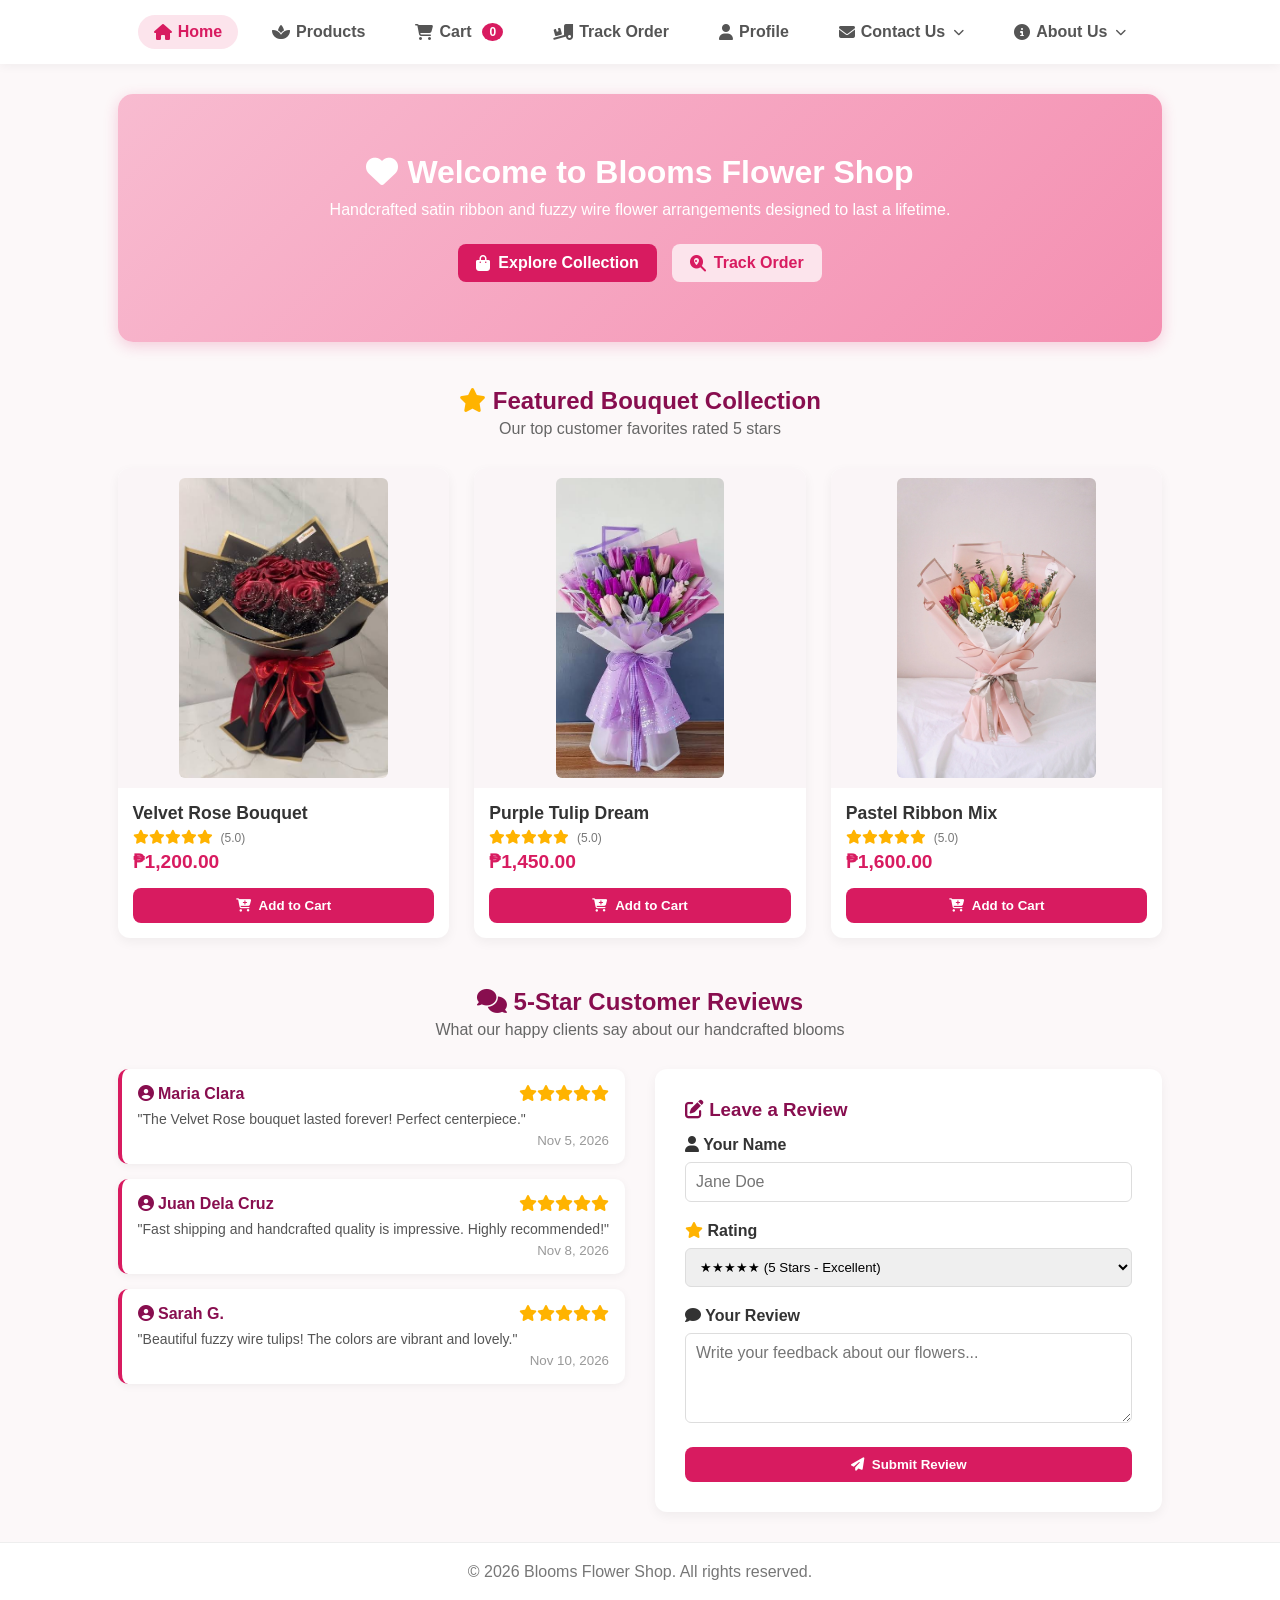
<file: index.html>
<!DOCTYPE html>
<html lang="en">
<head>
    <meta charset="UTF-8">
    <meta name="viewport" content="width=device-width, initial-scale=1.0">
    <title>Blooms Flower Shop - Home</title>
    <link rel="stylesheet" href="style.css">
    <!-- Font Awesome Icons -->
    <link rel="stylesheet" href="https://cdnjs.cloudflare.com/ajax/libs/font-awesome/6.4.0/css/all.min.css">
</head>
<body>

    <nav>
        <a href="index.html" class="active"><i class="fa-solid fa-house"></i> Home</a>
        <a href="products.html"><i class="fa-solid fa-spa"></i> Products</a>
        <a href="cart.html"><i class="fa-solid fa-cart-shopping"></i> Cart</a>
        <a href="orders.html"><i class="fa-solid fa-truck-ramp-box"></i> Track Order</a>
        <a href="login.html"><i class="fa-solid fa-user"></i> Profile</a>
        <a href="contact.html"><i class="fa-solid fa-envelope"></i> Contact Us <i class="fa-solid fa-chevron-down nav-arrow"></i></a>
        <a href="about.html"><i class="fa-solid fa-circle-info"></i> About Us <i class="fa-solid fa-chevron-down nav-arrow"></i></a>
    </nav>

    <div class="container">
        <!-- Hero Section -->
        <div class="hero">
            <h1><i class="fa-solid fa-heart"></i> Welcome to Blooms Flower Shop</h1>
            <p>Handcrafted satin ribbon and fuzzy wire flower arrangements designed to last a lifetime.</p>
            
            <div style="display: flex; justify-content: center; gap: 15px; margin-top: 25px; flex-wrap: wrap;">
                <a href="products.html" class="btn" style="margin: 0;"><i class="fa-solid fa-bag-shopping"></i> Explore Collection</a>
                <a href="orders.html" class="btn btn-secondary" style="margin: 0;"><i class="fa-solid fa-magnifying-glass-location"></i> Track Order</a>
            </div>
        </div>

        <!-- Featured Products Section -->
        <div style="margin-top: 45px;">
            <h2 style="text-align: center; color: #880e4f; margin-bottom: 5px;"><i class="fa-solid fa-star" style="color: #ffb300;"></i> Featured Bouquet Collection</h2>
            <p class="subtitle">Our top customer favorites rated 5 stars</p>

            <div class="products-grid">
                <div class="product-card">
                    <div class="product-img-wrapper">
                        <img src="image_6fb81b.jpg" alt="Velvet Rose Bouquet">
                    </div>
                    <h3>Velvet Rose Bouquet</h3>
                    <div style="color: #ffb300; margin: 0 15px 5px 15px; font-size: 14px;">
                        <i class="fa-solid fa-star"></i><i class="fa-solid fa-star"></i><i class="fa-solid fa-star"></i><i class="fa-solid fa-star"></i><i class="fa-solid fa-star"></i>
                        <span style="color: #777; font-size: 12px; margin-left: 4px;">(5.0)</span>
                    </div>
                    <p class="price">₱1,200.00</p>
                    <button class="btn" onclick="addToCart('Velvet Rose Bouquet', 1200, 'image_6fb81b.jpg', this)"><i class="fa-solid fa-cart-plus"></i> Add to Cart</button>
                </div>

                <div class="product-card">
                    <div class="product-img-wrapper">
                        <img src="image_6fbb67.jpg" alt="Purple Tulip Dream">
                    </div>
                    <h3>Purple Tulip Dream</h3>
                    <div style="color: #ffb300; margin: 0 15px 5px 15px; font-size: 14px;">
                        <i class="fa-solid fa-star"></i><i class="fa-solid fa-star"></i><i class="fa-solid fa-star"></i><i class="fa-solid fa-star"></i><i class="fa-solid fa-star"></i>
                        <span style="color: #777; font-size: 12px; margin-left: 4px;">(5.0)</span>
                    </div>
                    <p class="price">₱1,450.00</p>
                    <button class="btn" onclick="addToCart('Purple Tulip Dream', 1450, 'image_6fbb67.jpg', this)"><i class="fa-solid fa-cart-plus"></i> Add to Cart</button>
                </div>

                <div class="product-card">
                    <div class="product-img-wrapper">
                        <img src="image_6fbbfd.jpg" alt="Pastel Ribbon Mix">
                    </div>
                    <h3>Pastel Ribbon Mix</h3>
                    <div style="color: #ffb300; margin: 0 15px 5px 15px; font-size: 14px;">
                        <i class="fa-solid fa-star"></i><i class="fa-solid fa-star"></i><i class="fa-solid fa-star"></i><i class="fa-solid fa-star"></i><i class="fa-solid fa-star"></i>
                        <span style="color: #777; font-size: 12px; margin-left: 4px;">(5.0)</span>
                    </div>
                    <p class="price">₱1,600.00</p>
                    <button class="btn" onclick="addToCart('Pastel Ribbon Mix', 1600, 'image_6fbbfd.jpg', this)"><i class="fa-solid fa-cart-plus"></i> Add to Cart</button>
                </div>
            </div>
        </div>

        <!-- Customer Reviews & Submission Section -->
        <div style="margin-top: 50px;" class="reviews-section">
            <h2 style="text-align: center; color: #880e4f; margin-bottom: 5px;"><i class="fa-solid fa-comments"></i> 5-Star Customer Reviews</h2>
            <p class="subtitle">What our happy clients say about our handcrafted blooms</p>

            <div style="display: grid; grid-template-columns: 1fr 1fr; gap: 30px; align-items: start;">
                <!-- Review List -->
                <div id="reviews-list" style="display: flex; flex-direction: column; gap: 15px;">
                    <!-- Dynamically rendered via JS -->
                </div>

                <!-- Add Review Form -->
                <div class="form-card" style="margin: 0; width: 100%;">
                    <h3 style="color: #880e4f; margin-bottom: 15px;"><i class="fa-solid fa-pen-to-square"></i> Leave a Review</h3>
                    <form onsubmit="submitCustomerReview(event)">
                        <div class="form-group">
                            <label for="rev-name"><i class="fa-solid fa-user"></i> Your Name</label>
                            <input type="text" id="rev-name" placeholder="Jane Doe" required>
                        </div>
                        <div class="form-group">
                            <label for="rev-rating"><i class="fa-solid fa-star" style="color: #ffb300;"></i> Rating</label>
                            <select id="rev-rating" style="width: 100%; padding: 10px; border: 1px solid #ddd; border-radius: 6px;">
                                <option value="5">★★★★★ (5 Stars - Excellent)</option>
                                <option value="4">★★★★☆ (4 Stars - Great)</option>
                                <option value="3">★★★☆☆ (3 Stars - Good)</option>
                            </select>
                        </div>
                        <div class="form-group">
                            <label for="rev-text"><i class="fa-solid fa-comment"></i> Your Review</label>
                            <textarea id="rev-text" required placeholder="Write your feedback about our flowers..." style="height: 90px;"></textarea>
                        </div>
                        <button type="submit" class="btn" style="width: 100%; margin: 0;"><i class="fa-solid fa-paper-plane"></i> Submit Review</button>
                    </form>
                </div>
            </div>
        </div>
    </div>

    <footer>
        <p>&copy; 2026 Blooms Flower Shop. All rights reserved.</p>
    </footer>

    <script src="script.js"></script>
</body>
</html>
</file>
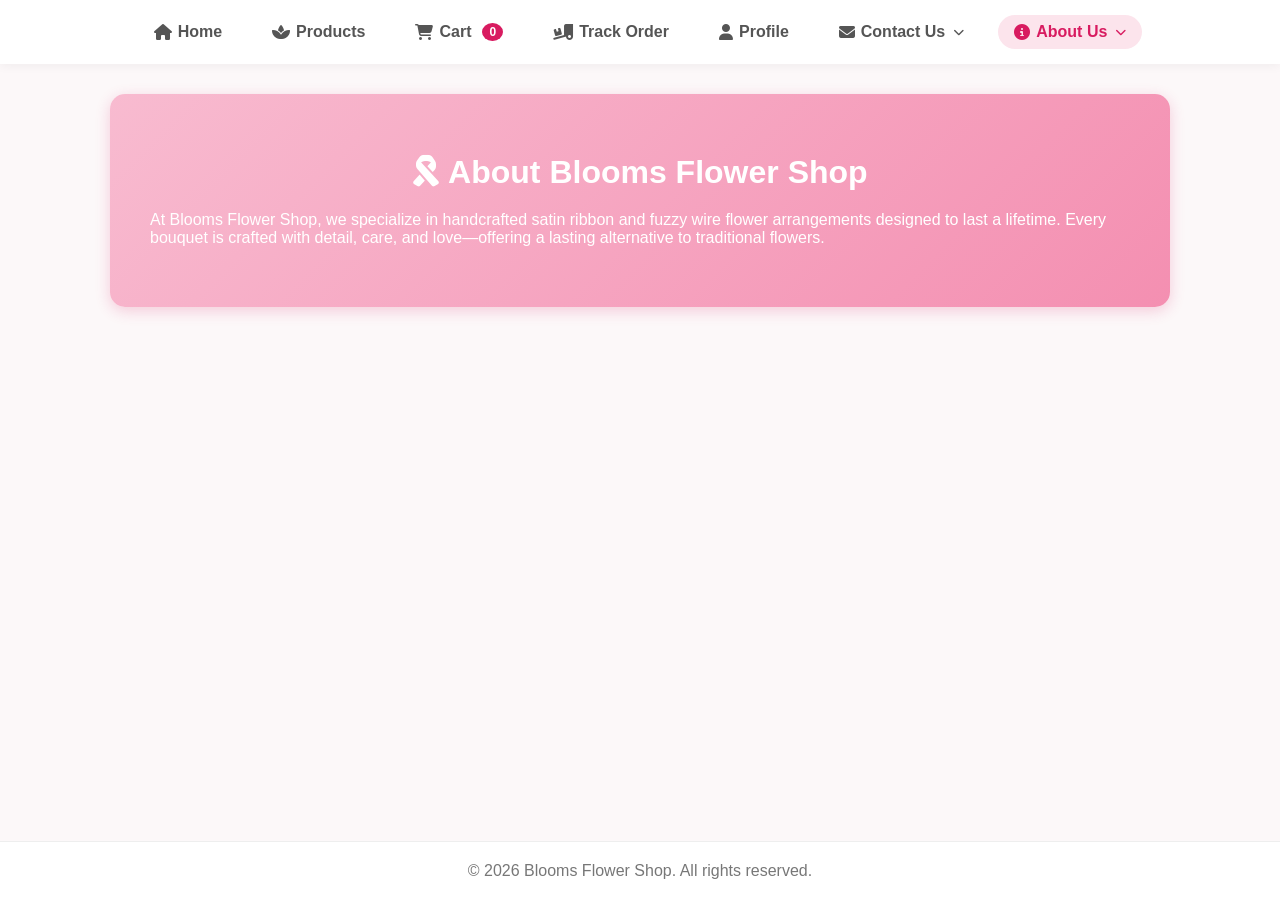
<file: about.html>
<!DOCTYPE html>
<html lang="en">
<head>
    <meta charset="UTF-8">
    <meta name="viewport" content="width=device-width, initial-scale=1.0">
    <title>Blooms Flower Shop - About Us</title>
    <link rel="stylesheet" href="style.css">
    <!-- Font Awesome Icons -->
    <link rel="stylesheet" href="https://cdnjs.cloudflare.com/ajax/libs/font-awesome/6.4.0/css/all.min.css">
</head>
<body>

    <nav>
        <a href="index.html"><i class="fa-solid fa-house"></i> Home</a>
        <a href="products.html"><i class="fa-solid fa-spa"></i> Products</a>
        <a href="cart.html"><i class="fa-solid fa-cart-shopping"></i> Cart</a>
        <a href="orders.html"><i class="fa-solid fa-truck-ramp-box"></i> Track Order</a>
        <a href="login.html"><i class="fa-solid fa-user"></i> Profile</a>
        <a href="contact.html"><i class="fa-solid fa-envelope"></i> Contact Us <i class="fa-solid fa-chevron-down nav-arrow"></i></a>
        <a href="about.html" class="active"><i class="fa-solid fa-circle-info"></i> About Us <i class="fa-solid fa-chevron-down nav-arrow"></i></a>
    </nav>

    <div class="container">
        <div class="hero">
            <h1><i class="fa-solid fa-ribbon"></i> About Blooms Flower Shop</h1>
            <p style="text-align: left; margin-top: 20px;">
                At Blooms Flower Shop, we specialize in handcrafted satin ribbon and fuzzy wire flower arrangements designed to last a lifetime. Every bouquet is crafted with detail, care, and love—offering a lasting alternative to traditional flowers.
            </p>
        </div>
    </div>

    <footer>
        <p>&copy; 2026 Blooms Flower Shop. All rights reserved.</p>
    </footer>

    <script src="script.js"></script>
</body>
</html>
</file>
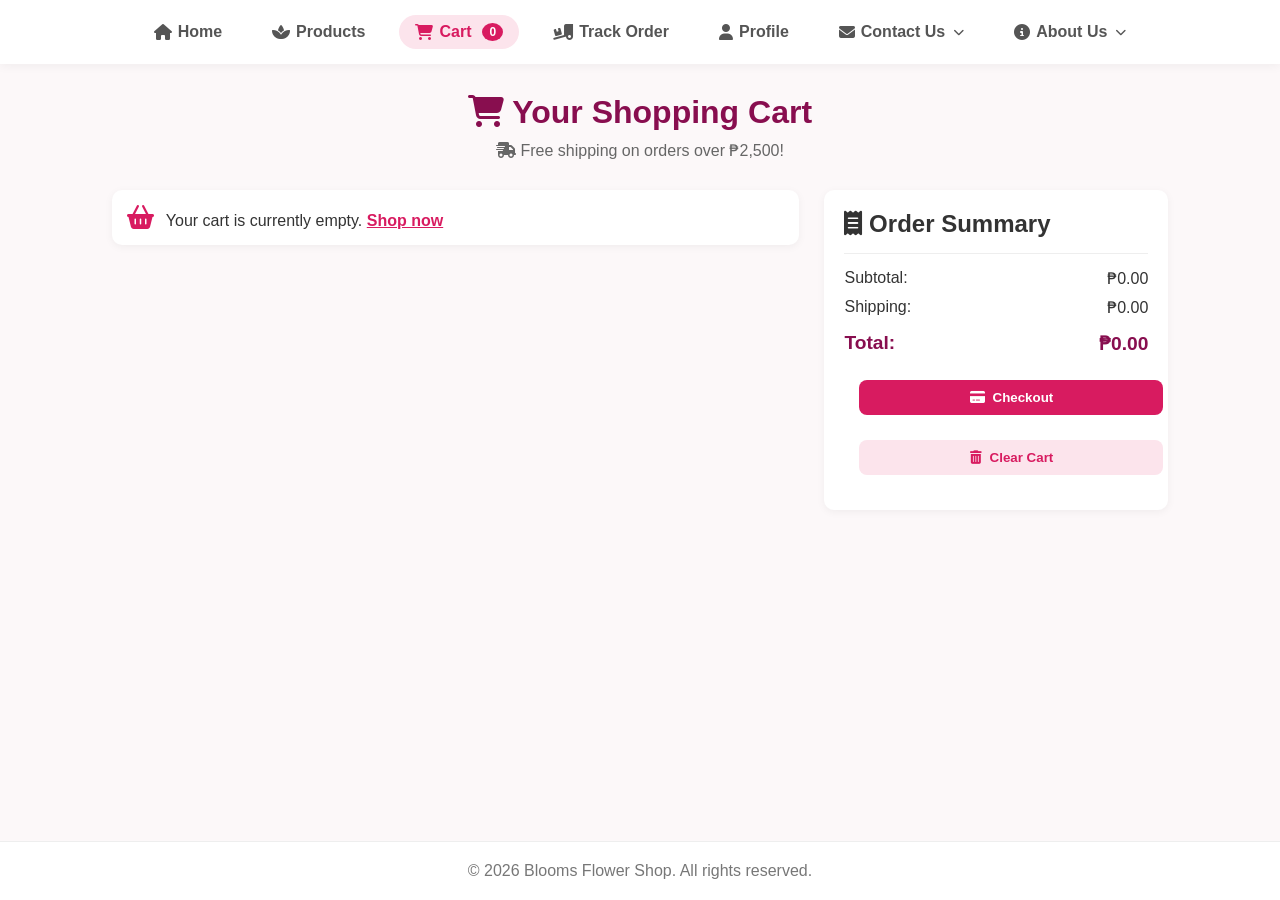
<file: cart.html>
<!DOCTYPE html>
<html lang="en">
<head>
    <meta charset="UTF-8">
    <meta name="viewport" content="width=device-width, initial-scale=1.0">
    <title>Blooms Flower Shop - Shopping Cart</title>
    <link rel="stylesheet" href="style.css">
    <!-- Font Awesome Icons -->
    <link rel="stylesheet" href="https://cdnjs.cloudflare.com/ajax/libs/font-awesome/6.4.0/css/all.min.css">
</head>
<body>

    <nav>
        <a href="index.html"><i class="fa-solid fa-house"></i> Home</a>
        <a href="products.html"><i class="fa-solid fa-spa"></i> Products</a>
        <a href="cart.html" class="active"><i class="fa-solid fa-cart-shopping"></i> Cart</a>
        <a href="orders.html"><i class="fa-solid fa-truck-ramp-box"></i> Track Order</a>
        <a href="login.html"><i class="fa-solid fa-user"></i> Profile</a>
        <a href="contact.html"><i class="fa-solid fa-envelope"></i> Contact Us <i class="fa-solid fa-chevron-down nav-arrow"></i></a>
        <a href="about.html"><i class="fa-solid fa-circle-info"></i> About Us <i class="fa-solid fa-chevron-down nav-arrow"></i></a>
    </nav>

    <div class="container">
        <h1><i class="fa-solid fa-cart-shopping"></i> Your Shopping Cart</h1>
        <p class="subtitle"><i class="fa-solid fa-truck-fast"></i> Free shipping on orders over ₱2,500!</p>

        <div class="cart-layout">
            <div id="cart-list" class="cart-items">
                <!-- Cart items populated via JavaScript -->
            </div>

            <div class="cart-summary">
                <h2><i class="fa-solid fa-receipt"></i> Order Summary</h2>
                <hr style="margin: 15px 0; border: 0; border-top: 1px solid #eee;">
                <div class="summary-line">
                    <span>Subtotal:</span>
                    <span id="subtotal">₱0.00</span>
                </div>
                <div class="summary-line">
                    <span>Shipping:</span>
                    <span id="shipping">₱0.00</span>
                </div>
                <div class="summary-line total">
                    <span>Total:</span>
                    <span id="grand-total">₱0.00</span>
                </div>
                <button class="btn" style="width: 100%; margin-top: 15px;" onclick="checkout()"><i class="fa-solid fa-credit-card"></i> Checkout</button>
                <button class="btn btn-secondary" style="width: 100%; margin-top: 10px;" onclick="clearCart()"><i class="fa-solid fa-trash-can"></i> Clear Cart</button>
            </div>
        </div>
    </div>

    <footer>
        <p>&copy; 2026 Blooms Flower Shop. All rights reserved.</p>
    </footer>

    <script>
        function renderCart() {
            const cartList = document.getElementById('cart-list');
            const cart = JSON.parse(localStorage.getItem('bloomsCart')) || [];

            if (cart.length === 0) {
                cartList.innerHTML = `<div class="cart-card"><p><i class="fa-solid fa-basket-shopping" style="font-size: 24px; color: #d81b60; margin-right: 8px;"></i> Your cart is currently empty. <a href="products.html" style="color: #d81b60; font-weight: bold;">Shop now</a></p></div>`;
                document.getElementById('subtotal').innerText = '₱0.00';
                document.getElementById('shipping').innerText = '₱0.00';
                document.getElementById('grand-total').innerText = '₱0.00';
                return;
            }

            let subtotal = 0;
            cartList.innerHTML = '';

            cart.forEach((item, index) => {
                const qty = item.quantity || 1;
                const itemTotal = item.price * qty;
                subtotal += itemTotal;
                const imageSrc = item.image || 'image_6fb81b.jpg';

                cartList.innerHTML += `
                    <div class="cart-card">
                        <div style="display: flex; align-items: center; gap: 15px;">
                            <img src="${imageSrc}" alt="${item.name}" class="cart-thumb">
                            <div class="cart-card-info">
                                <h3>${item.name}</h3>
                                <p><i class="fa-solid fa-wand-magic-sparkles"></i> Handcrafted Arrangement</p>
                            </div>
                        </div>
                        <div style="text-align: right;">
                            <span style="font-weight: bold; display: block; margin-bottom: 5px; color: #d81b60;">
                                ₱${itemTotal.toLocaleString('en-PH', { minimumFractionDigits: 2 })}
                            </span>
                            <div style="display: flex; align-items: center; justify-content: flex-end; gap: 5px; margin-bottom: 8px;">
                                <button class="btn btn-secondary" style="padding: 2px 8px; margin: 0;" onclick="changeQuantity(${index}, -1)"><i class="fa-solid fa-minus"></i></button>
                                <span style="padding: 0 8px; font-weight: bold;">${qty}</span>
                                <button class="btn btn-secondary" style="padding: 2px 8px; margin: 0;" onclick="changeQuantity(${index}, 1)"><i class="fa-solid fa-plus"></i></button>
                            </div>
                            <button class="btn btn-secondary" style="padding: 5px 12px; font-size: 12px; margin: 0;" onclick="removeItem(${index})"><i class="fa-solid fa-trash"></i> Remove</button>
                        </div>
                    </div>
                `;
            });

            const shipping = (subtotal >= 2500 || subtotal === 0) ? 0 : 150;
            const grandTotal = subtotal + shipping;

            document.getElementById('subtotal').innerText = `₱${subtotal.toLocaleString('en-PH', { minimumFractionDigits: 2 })}`;
            document.getElementById('shipping').innerText = shipping === 0 ? 'FREE' : `₱${shipping.toFixed(2)}`;
            document.getElementById('grand-total').innerText = `₱${grandTotal.toLocaleString('en-PH', { minimumFractionDigits: 2 })}`;
        }

        function changeQuantity(index, amount) {
            let cart = JSON.parse(localStorage.getItem('bloomsCart')) || [];
            if (!cart[index].quantity) cart[index].quantity = 1;

            cart[index].quantity += amount;
            if (cart[index].quantity <= 0) {
                cart.splice(index, 1);
            }

            localStorage.setItem('bloomsCart', JSON.stringify(cart));
            renderCart();
            if (typeof updateCartBadge === 'function') updateCartBadge();
        }

        function removeItem(index) {
            let cart = JSON.parse(localStorage.getItem('bloomsCart')) || [];
            cart.splice(index, 1);
            localStorage.setItem('bloomsCart', JSON.stringify(cart));
            renderCart();
            if (typeof updateCartBadge === 'function') updateCartBadge();
        }

        function clearCart() {
            localStorage.removeItem('bloomsCart');
            renderCart();
            if (typeof updateCartBadge === 'function') updateCartBadge();
        }

        function checkout() {
            const cart = JSON.parse(localStorage.getItem('bloomsCart')) || [];
            if (cart.length === 0) {
                showCenterToast('<i class="fa-solid fa-circle-exclamation" style="color: #e53935; margin-right: 8px;"></i> Your cart is currently empty!');
                return;
            }

            const currentUser = JSON.parse(localStorage.getItem('bloomsUser'));
            
            let subtotal = cart.reduce((sum, item) => sum + (item.price * (item.quantity || 1)), 0);
            let shipping = (subtotal >= 2500 || subtotal === 0) ? 0 : 150;
            let grandTotal = subtotal + shipping;

            const newOrder = {
                id: Math.floor(100000 + Math.random() * 900000),
                customerEmail: currentUser ? currentUser.email : 'guest@blooms.com',
                customerName: currentUser ? currentUser.name : 'Guest Customer',
                items: cart,
                total: grandTotal,
                date: new Date().toLocaleDateString('en-PH', { month: 'short', day: 'numeric', year: 'numeric' }),
                status: 'Processing & Preparing'
            };

            let orders = JSON.parse(localStorage.getItem('bloomsOrders')) || [];
            orders.unshift(newOrder);
            localStorage.setItem('bloomsOrders', JSON.stringify(orders));

            showCenterToast(`<i class="fa-solid fa-circle-check" style="color: #4caf50;"></i> Thank you! Order #${newOrder.id} placed successfully.`);
            clearCart();
            setTimeout(() => {
                window.location.href = 'orders.html';
            }, 1200);
        }

        renderCart();
    </script>
    <script src="script.js"></script>
</body>
</html>
</file>
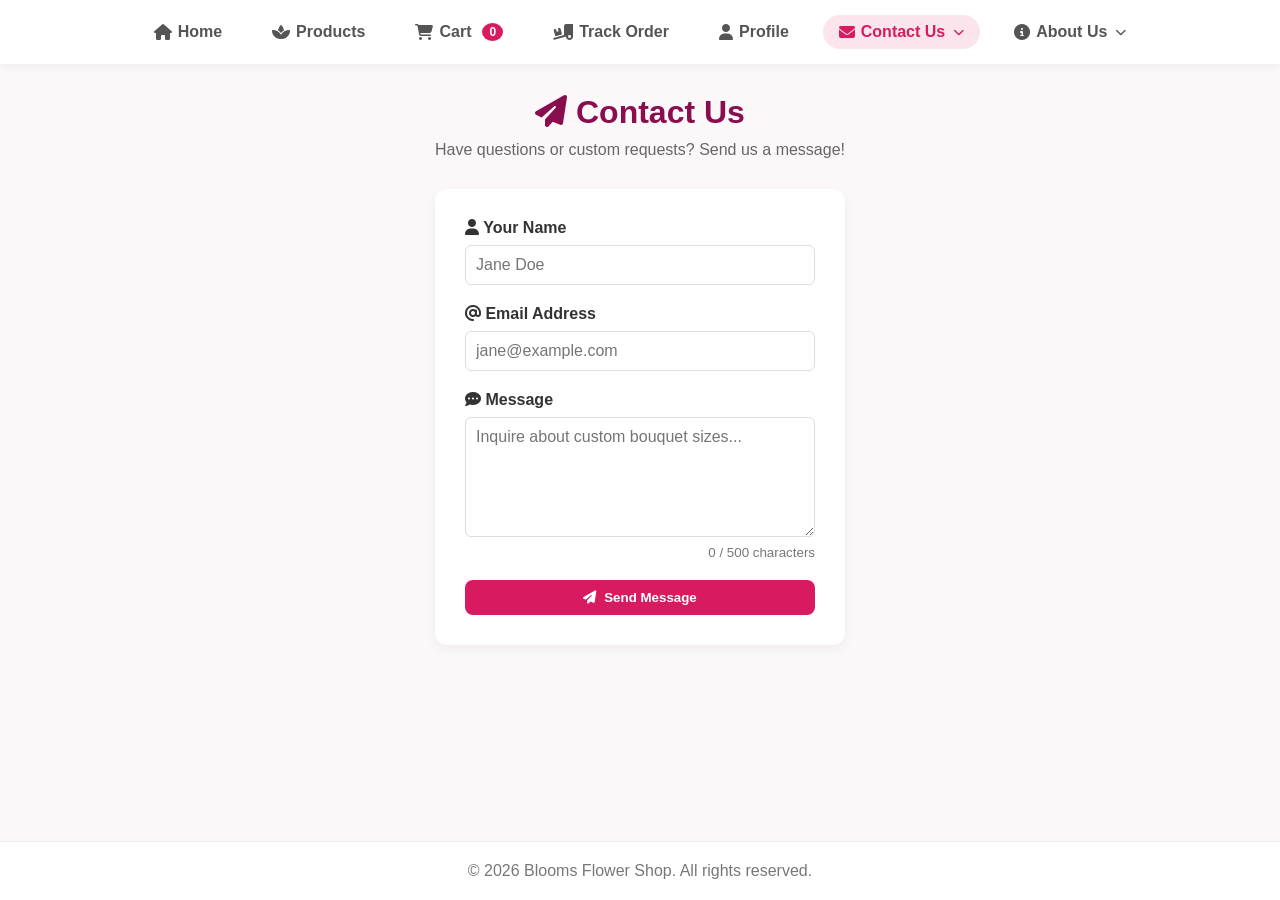
<file: contact.html>
<!DOCTYPE html>
<html lang="en">
<head>
    <meta charset="UTF-8">
    <meta name="viewport" content="width=device-width, initial-scale=1.0">
    <title>Blooms Flower Shop - Contact Us</title>
    <link rel="stylesheet" href="style.css">
    <!-- Font Awesome Icons -->
    <link rel="stylesheet" href="https://cdnjs.cloudflare.com/ajax/libs/font-awesome/6.4.0/css/all.min.css">
</head>
<body>

    <nav>
        <a href="index.html"><i class="fa-solid fa-house"></i> Home</a>
        <a href="products.html"><i class="fa-solid fa-spa"></i> Products</a>
        <a href="cart.html"><i class="fa-solid fa-cart-shopping"></i> Cart</a>
        <a href="orders.html"><i class="fa-solid fa-truck-ramp-box"></i> Track Order</a>
        <a href="login.html"><i class="fa-solid fa-user"></i> Profile</a>
        <a href="contact.html" class="active"><i class="fa-solid fa-envelope"></i> Contact Us <i class="fa-solid fa-chevron-down nav-arrow"></i></a>
        <a href="about.html"><i class="fa-solid fa-circle-info"></i> About Us <i class="fa-solid fa-chevron-down nav-arrow"></i></a>
    </nav>

    <div class="container">
        <h1><i class="fa-solid fa-paper-plane"></i> Contact Us</h1>
        <p class="subtitle">Have questions or custom requests? Send us a message!</p>

        <div class="form-card">
            <form id="contactForm">
                <div class="form-group">
                    <label for="name"><i class="fa-solid fa-user"></i> Your Name</label>
                    <input type="text" id="name" required placeholder="Jane Doe">
                </div>
                <div class="form-group">
                    <label for="email"><i class="fa-solid fa-at"></i> Email Address</label>
                    <input type="email" id="email" required placeholder="jane@example.com">
                </div>
                <div class="form-group">
                    <label for="message"><i class="fa-solid fa-comment-dots"></i> Message</label>
                    <textarea id="message" maxlength="500" required placeholder="Inquire about custom bouquet sizes..."></textarea>
                    <small id="charCount" style="display: block; text-align: right; color: #777; margin-top: 4px;">0 / 500 characters</small>
                </div>
                <button type="submit" class="btn" style="width: 100%; margin: 0;"><i class="fa-solid fa-paper-plane"></i> Send Message</button>
                <div id="formFeedback" style="display: none; margin-top: 15px; padding: 10px; background: #e8f5e9; color: #2e7d32; border-radius: 6px; text-align: center;"></div>
            </form>
        </div>
    </div>

    <footer>
        <p>&copy; 2026 Blooms Flower Shop. All rights reserved.</p>
    </footer>

    <script>
        const messageInput = document.getElementById('message');
        const charCount = document.getElementById('charCount');
        const contactForm = document.getElementById('contactForm');
        const formFeedback = document.getElementById('formFeedback');

        if (messageInput) {
            messageInput.addEventListener('input', () => {
                charCount.textContent = `${messageInput.value.length} / 500 characters`;
            });
        }

        if (contactForm) {
            contactForm.addEventListener('submit', (e) => {
                e.preventDefault();
                formFeedback.style.display = 'block';
                formFeedback.innerHTML = '<i class="fa-solid fa-circle-check"></i> Thank you! We have received your message and will get back to you shortly.';
                contactForm.reset();
                if (charCount) charCount.textContent = '0 / 500 characters';
            });
        }
    </script>
    <script src="script.js"></script>
</body>
</html>
</file>
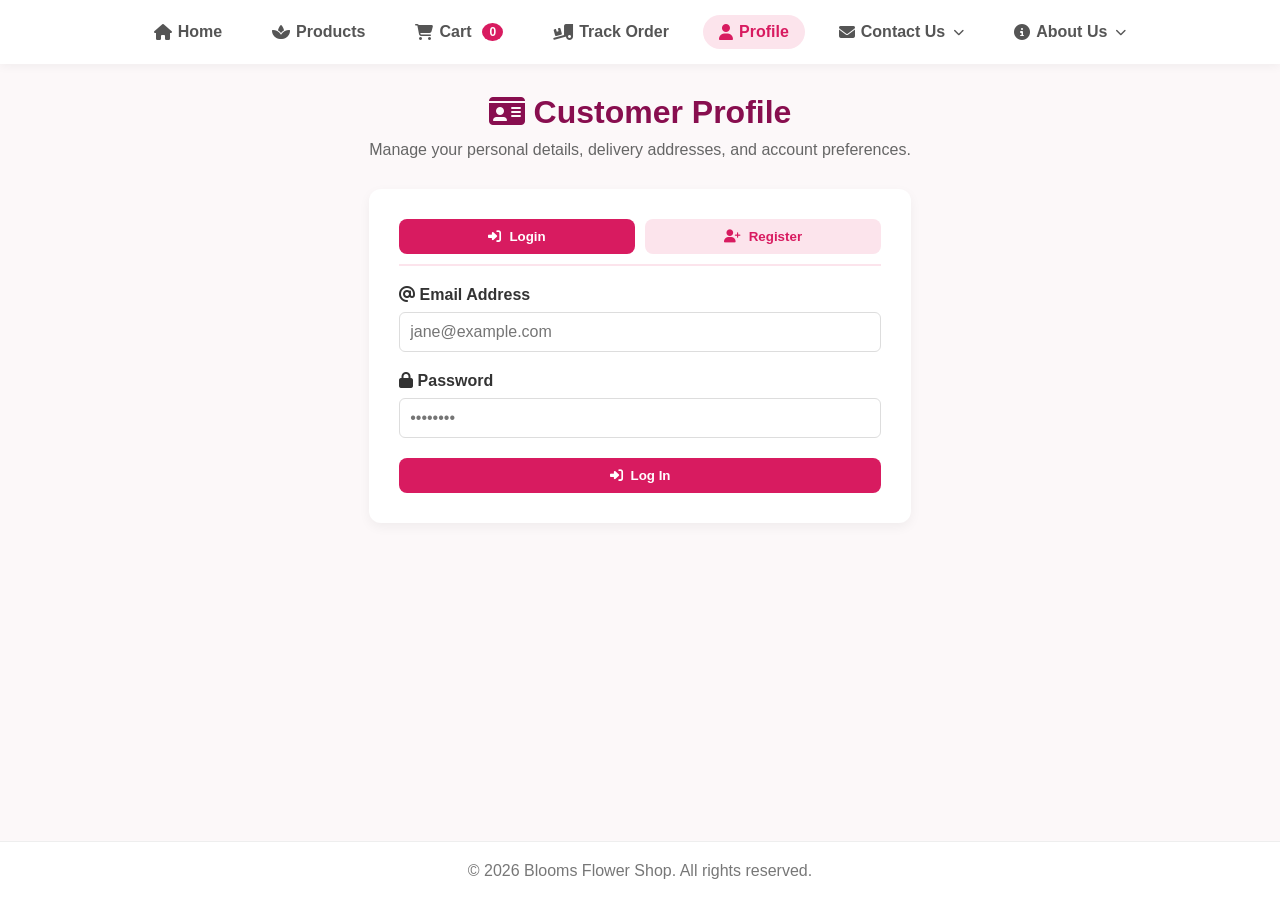
<file: login.html>
<!DOCTYPE html>
<html lang="en">
<head>
    <meta charset="UTF-8">
    <meta name="viewport" content="width=device-width, initial-scale=1.0">
    <title>Blooms Flower Shop - Profile</title>
    <link rel="stylesheet" href="style.css">
    <!-- Font Awesome Icons -->
    <link rel="stylesheet" href="https://cdnjs.cloudflare.com/ajax/libs/font-awesome/6.4.0/css/all.min.css">
</head>
<body>

    <nav>
        <a href="index.html"><i class="fa-solid fa-house"></i> Home</a>
        <a href="products.html"><i class="fa-solid fa-spa"></i> Products</a>
        <a href="cart.html"><i class="fa-solid fa-cart-shopping"></i> Cart</a>
        <a href="orders.html"><i class="fa-solid fa-truck-ramp-box"></i> Track Order</a>
        <a href="login.html" class="active"><i class="fa-solid fa-user"></i> Profile</a>
        <a href="contact.html"><i class="fa-solid fa-envelope"></i> Contact Us <i class="fa-solid fa-chevron-down nav-arrow"></i></a>
        <a href="about.html"><i class="fa-solid fa-circle-info"></i> About Us <i class="fa-solid fa-chevron-down nav-arrow"></i></a>
    </nav>

    <div class="container">
        <h1><i class="fa-solid fa-id-card"></i> Customer Profile</h1>
        <p class="subtitle">Manage your personal details, delivery addresses, and account preferences.</p>

        <div class="form-card">
            <div style="display: flex; gap: 10px; margin-bottom: 20px; border-bottom: 2px solid #fce4ec; padding-bottom: 10px;">
                <button type="button" class="btn" id="tab-login-btn" style="flex: 1; margin: 0;" onclick="switchTab('login')"><i class="fa-solid fa-right-to-bracket"></i> Login</button>
                <button type="button" class="btn btn-secondary" id="tab-register-btn" style="flex: 1; margin: 0;" onclick="switchTab('register')"><i class="fa-solid fa-user-plus"></i> Register</button>
            </div>

            <!-- Login Form -->
            <form id="loginForm">
                <div class="form-group">
                    <label for="login-email"><i class="fa-solid fa-at"></i> Email Address</label>
                    <input type="email" id="login-email" required placeholder="jane@example.com">
                </div>
                <div class="form-group">
                    <label for="login-password"><i class="fa-solid fa-lock"></i> Password</label>
                    <input type="password" id="login-password" required placeholder="••••••••">
                </div>
                <button type="submit" class="btn" style="width: 100%; margin: 0;"><i class="fa-solid fa-right-to-bracket"></i> Log In</button>
            </form>

            <!-- Register Form -->
            <form id="registerForm" style="display: none;">
                <div class="form-group">
                    <label for="reg-name"><i class="fa-solid fa-user"></i> Full Name</label>
                    <input type="text" id="reg-name" required placeholder="Jane Doe">
                </div>
                <div class="form-group">
                    <label for="reg-email"><i class="fa-solid fa-at"></i> Email Address</label>
                    <input type="email" id="reg-email" required placeholder="jane@example.com">
                </div>
                <div class="form-group">
                    <label for="reg-phone"><i class="fa-solid fa-phone"></i> Phone Number</label>
                    <input type="tel" id="reg-phone" required placeholder="09123456789">
                </div>
                <div class="form-group">
                    <label for="reg-password"><i class="fa-solid fa-lock"></i> Password</label>
                    <input type="password" id="reg-password" required placeholder="••••••••">
                </div>
                <button type="submit" class="btn" style="width: 100%; margin: 0;"><i class="fa-solid fa-user-plus"></i> Create Account</button>
            </form>

            <!-- Logged In Profile Dashboard (Personal Info + Delivery Details) -->
            <div id="userProfile" style="display: none;">
                <div style="text-align: center; margin-bottom: 25px;">
                    <div style="font-size: 55px; color: #d81b60; margin-bottom: 5px;">
                        <i class="fa-solid fa-circle-user"></i>
                    </div>
                    <h2 id="user-display-name" style="color: #880e4f;">Welcome!</h2>
                    <p id="user-display-email" style="color: #666;"></p>
                </div>

                <!-- Personal Information & Address Form -->
                <form id="profileDetailsForm">
                    <h3 style="color: #880e4f; margin-bottom: 15px; font-size: 1.1rem; border-bottom: 2px solid #fce4ec; padding-bottom: 8px;">
                        <i class="fa-solid fa-address-card"></i> Personal Details & Delivery Info
                    </h3>

                    <div style="display: grid; grid-template-columns: 1fr 1fr; gap: 15px;">
                        <div class="form-group">
                            <label for="prof-fullname"><i class="fa-solid fa-user"></i> Full Name</label>
                            <input type="text" id="prof-fullname" required>
                        </div>
                        <div class="form-group">
                            <label for="prof-phone"><i class="fa-solid fa-phone"></i> Contact Number</label>
                            <input type="tel" id="prof-phone" placeholder="09123456789" required>
                        </div>
                    </div>

                    <div class="form-group">
                        <label for="prof-address"><i class="fa-solid fa-location-dot"></i> Primary Delivery Address</label>
                        <input type="text" id="prof-address" placeholder="123 Sampaguita St., Brgy. Central, Manila">
                    </div>

                    <div style="display: grid; grid-template-columns: 1fr 1fr; gap: 15px;">
                        <div class="form-group">
                            <label for="prof-city"><i class="fa-solid fa-city"></i> City / Province</label>
                            <input type="text" id="prof-city" placeholder="Metro Manila">
                        </div>
                        <div class="form-group">
                            <label for="prof-zip"><i class="fa-solid fa-map-pin"></i> Zip Code</label>
                            <input type="text" id="prof-zip" placeholder="1000">
                        </div>
                    </div>

                    <div class="form-group">
                        <label for="prof-notes"><i class="fa-solid fa-heart"></i> Favorite Flower Preference / Special Notes</label>
                        <textarea id="prof-notes" placeholder="e.g. Loves pink satin roses, prefers morning deliveries" style="height: 70px;"></textarea>
                    </div>

                    <button type="submit" class="btn" style="width: 100%; margin: 0 0 15px 0;"><i class="fa-solid fa-floppy-disk"></i> Save Profile Details</button>
                </form>

                <div style="text-align: center; margin-top: 15px;">
                    <a href="orders.html" class="btn btn-secondary" style="width: 100%; margin: 0 0 10px 0; text-align: center; justify-content: center;"><i class="fa-solid fa-truck-fast"></i> View Order Tracking History</a>
                    <button class="btn btn-secondary" onclick="logoutCustomer()" style="width: 100%; margin: 0;"><i class="fa-solid fa-right-from-bracket"></i> Log Out</button>
                </div>
            </div>

            <div id="authFeedback" style="display: none; margin-top: 15px; padding: 10px; border-radius: 6px; text-align: center;"></div>
        </div>
    </div>

    <footer>
        <p>&copy; 2026 Blooms Flower Shop. All rights reserved.</p>
    </footer>

    <script>
        function switchTab(tab) {
            const loginForm = document.getElementById('loginForm');
            const registerForm = document.getElementById('registerForm');
            const tabLoginBtn = document.getElementById('tab-login-btn');
            const tabRegisterBtn = document.getElementById('tab-register-btn');
            const feedback = document.getElementById('authFeedback');

            feedback.style.display = 'none';

            if (tab === 'login') {
                loginForm.style.display = 'block';
                registerForm.style.display = 'none';
                tabLoginBtn.className = 'btn';
                tabRegisterBtn.className = 'btn btn-secondary';
            } else {
                loginForm.style.display = 'none';
                registerForm.style.display = 'block';
                tabLoginBtn.className = 'btn btn-secondary';
                tabRegisterBtn.className = 'btn';
            }
        }

        function checkUserSession() {
            const currentUser = JSON.parse(localStorage.getItem('bloomsUser'));
            const loginForm = document.getElementById('loginForm');
            const registerForm = document.getElementById('registerForm');
            const userProfile = document.getElementById('userProfile');
            const tabBtns = document.querySelector('.form-card > div');

            if (currentUser) {
                if (tabBtns) tabBtns.style.display = 'none';
                loginForm.style.display = 'none';
                registerForm.style.display = 'none';
                userProfile.style.display = 'block';

                document.getElementById('user-display-name').innerText = currentUser.name;
                document.getElementById('user-display-email').innerText = currentUser.email;

                // Load Personal Profile Details
                document.getElementById('prof-fullname').value = currentUser.name || '';
                document.getElementById('prof-phone').value = currentUser.phone || '';
                document.getElementById('prof-address').value = currentUser.address || '';
                document.getElementById('prof-city').value = currentUser.city || '';
                document.getElementById('prof-zip').value = currentUser.zip || '';
                document.getElementById('prof-notes').value = currentUser.notes || '';
            } else {
                if (tabBtns) tabBtns.style.display = 'flex';
                userProfile.style.display = 'none';
                switchTab('login');
            }
        }

        document.getElementById('profileDetailsForm').addEventListener('submit', function(e) {
            e.preventDefault();
            let currentUser = JSON.parse(localStorage.getItem('bloomsUser'));
            if (!currentUser) return;

            currentUser.name = document.getElementById('prof-fullname').value;
            currentUser.phone = document.getElementById('prof-phone').value;
            currentUser.address = document.getElementById('prof-address').value;
            currentUser.city = document.getElementById('prof-city').value;
            currentUser.zip = document.getElementById('prof-zip').value;
            currentUser.notes = document.getElementById('prof-notes').value;

            localStorage.setItem('bloomsUser', JSON.stringify(currentUser));

            // Also update registered users list
            let users = JSON.parse(localStorage.getItem('bloomsRegisteredUsers')) || [];
            const idx = users.findIndex(u => u.email.toLowerCase() === currentUser.email.toLowerCase());
            if (idx > -1) {
                users[idx] = currentUser;
            } else {
                users.push(currentUser);
            }
            localStorage.setItem('bloomsRegisteredUsers', JSON.stringify(users));

            showCenterToast('<i class="fa-solid fa-circle-check" style="color: #4caf50;"></i> Personal details and delivery info saved successfully!');
            checkUserSession();
            if (typeof updateNavUserStatus === 'function') updateNavUserStatus();
        });

        document.getElementById('loginForm').addEventListener('submit', function(e) {
            e.preventDefault();
            const email = document.getElementById('login-email').value;
            const users = JSON.parse(localStorage.getItem('bloomsRegisteredUsers')) || [];
            
            let user = users.find(u => u.email.toLowerCase() === email.toLowerCase());
            
            if (!user) {
                user = { name: email.split('@')[0], email: email, phone: '', address: '', city: '', zip: '', notes: '' };
                users.push(user);
                localStorage.setItem('bloomsRegisteredUsers', JSON.stringify(users));
            }
            
            localStorage.setItem('bloomsUser', JSON.stringify(user));
            checkUserSession();
            if (typeof updateNavUserStatus === 'function') updateNavUserStatus();
        });

        document.getElementById('registerForm').addEventListener('submit', function(e) {
            e.preventDefault();
            const name = document.getElementById('reg-name').value;
            const email = document.getElementById('reg-email').value;
            const phone = document.getElementById('reg-phone').value;

            const users = JSON.parse(localStorage.getItem('bloomsRegisteredUsers')) || [];
            const newUser = { name, email, phone, address: '', city: '', zip: '', notes: '' };
            
            users.push(newUser);
            localStorage.setItem('bloomsRegisteredUsers', JSON.stringify(users));
            localStorage.setItem('bloomsUser', JSON.stringify(newUser));
            
            checkUserSession();
            if (typeof updateNavUserStatus === 'function') updateNavUserStatus();
        });

        function logoutCustomer() {
            localStorage.removeItem('bloomsUser');
            checkUserSession();
            if (typeof updateNavUserStatus === 'function') updateNavUserStatus();
        }

        checkUserSession();
    </script>
    <script src="script.js"></script>
</body>
</html>
</file>
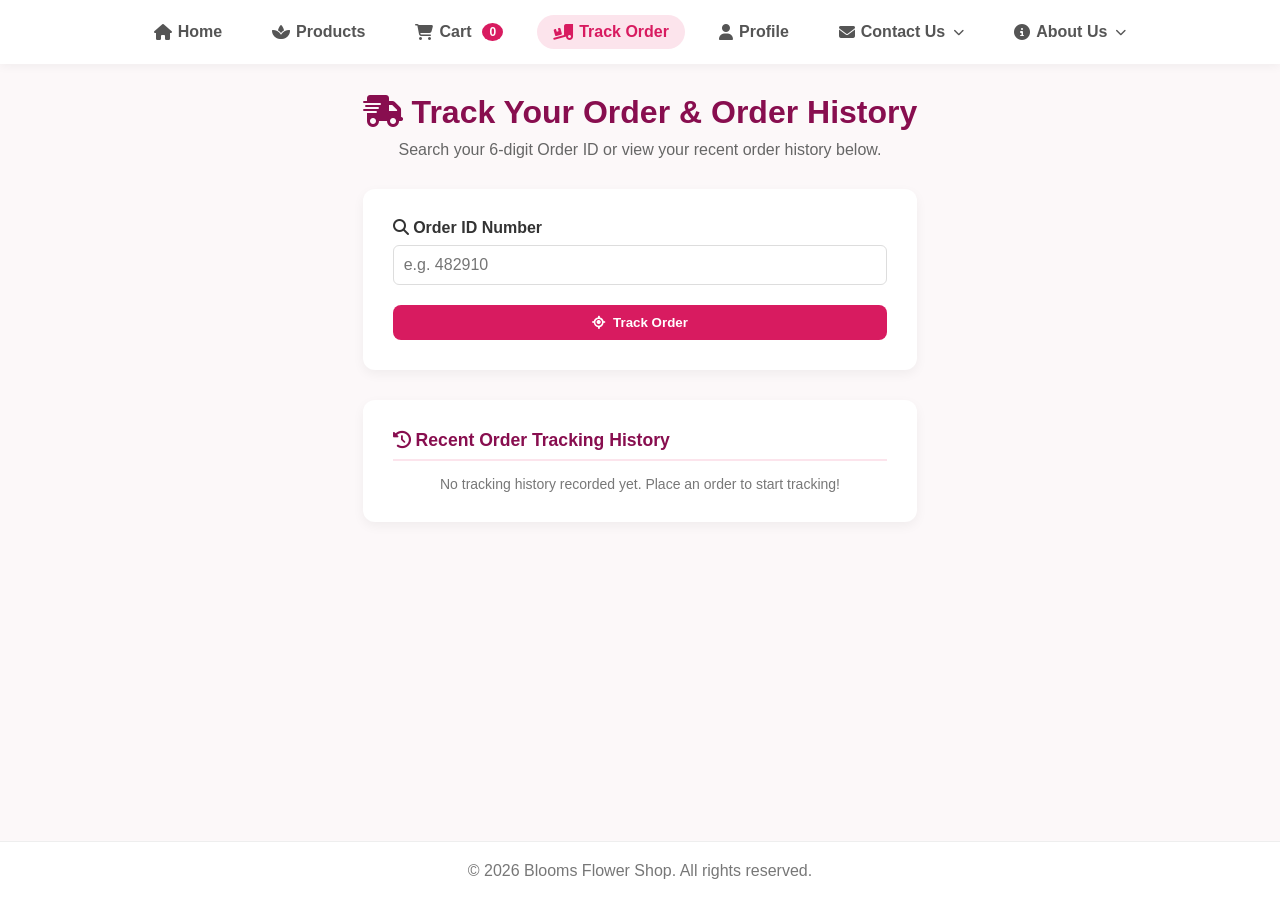
<file: orders.html>
<!DOCTYPE html>
<html lang="en">
<head>
    <meta charset="UTF-8">
    <meta name="viewport" content="width=device-width, initial-scale=1.0">
    <title>Blooms Flower Shop - Order Tracking</title>
    <link rel="stylesheet" href="style.css">
    <!-- Font Awesome Icons -->
    <link rel="stylesheet" href="https://cdnjs.cloudflare.com/ajax/libs/font-awesome/6.4.0/css/all.min.css">
</head>
<body>

    <nav>
        <a href="index.html"><i class="fa-solid fa-house"></i> Home</a>
        <a href="products.html"><i class="fa-solid fa-spa"></i> Products</a>
        <a href="cart.html"><i class="fa-solid fa-cart-shopping"></i> Cart</a>
        <a href="orders.html" class="active"><i class="fa-solid fa-truck-ramp-box"></i> Track Order</a>
        <a href="login.html"><i class="fa-solid fa-user"></i> Profile</a>
        <a href="contact.html"><i class="fa-solid fa-envelope"></i> Contact Us <i class="fa-solid fa-chevron-down nav-arrow"></i></a>
        <a href="about.html"><i class="fa-solid fa-circle-info"></i> About Us <i class="fa-solid fa-chevron-down nav-arrow"></i></a>
    </nav>

    <div class="container">
        <h1><i class="fa-solid fa-truck-fast"></i> Track Your Order & Order History</h1>
        <p class="subtitle">Search your 6-digit Order ID or view your recent order history below.</p>

        <!-- Search Order Bar -->
        <div class="form-card" style="margin-bottom: 30px;">
            <form id="trackOrderForm">
                <div class="form-group">
                    <label for="order-id-input"><i class="fa-solid fa-magnifying-glass"></i> Order ID Number</label>
                    <input type="text" id="order-id-input" required placeholder="e.g. 482910">
                </div>
                <button type="submit" class="btn" style="width: 100%; margin: 0;"><i class="fa-solid fa-location-crosshairs"></i> Track Order</button>
            </form>
        </div>

        <!-- Order Result Card -->
        <div id="orderResultCard" class="form-card" style="display: none; margin-bottom: 30px;">
            <div style="display: flex; justify-content: space-between; align-items: center; border-bottom: 2px solid #fce4ec; padding-bottom: 12px; margin-bottom: 15px;">
                <h2 style="color: #880e4f; font-size: 1.2rem;"><i class="fa-solid fa-receipt"></i> Order <span id="res-order-id">#000000</span></h2>
                <span id="res-order-date" style="color: #666; font-size: 14px;"></span>
            </div>

            <div style="margin-bottom: 20px;">
                <p><strong>Customer:</strong> <span id="res-customer-name"></span> (<span id="res-customer-email"></span>)</p>
                <p style="margin-top: 5px;"><strong>Status:</strong> <span id="res-order-status" style="color: #2e7d32; font-weight: bold; background: #e8f5e9; padding: 3px 8px; border-radius: 4px;"><i class="fa-solid fa-truck"></i> Processing</span></p>
            </div>

            <!-- Visual Progress Tracker -->
            <div style="display: flex; justify-content: space-between; position: relative; margin: 30px 0 25px 0;">
                <div style="text-align: center; z-index: 2; flex: 1;">
                    <div style="width: 35px; height: 35px; border-radius: 50%; background: #d81b60; color: white; display: flex; align-items: center; justify-content: center; margin: 0 auto 5px auto;"><i class="fa-solid fa-check"></i></div>
                    <span style="font-size: 12px; font-weight: bold;">Order Placed</span>
                </div>
                <div style="text-align: center; z-index: 2; flex: 1;">
                    <div style="width: 35px; height: 35px; border-radius: 50%; background: #d81b60; color: white; display: flex; align-items: center; justify-content: center; margin: 0 auto 5px auto;"><i class="fa-solid fa-wand-magic-sparkles"></i></div>
                    <span style="font-size: 12px; font-weight: bold;">Crafting Blooms</span>
                </div>
                <div style="text-align: center; z-index: 2; flex: 1;">
                    <div style="width: 35px; height: 35px; border-radius: 50%; background: #e0e0e0; color: #666; display: flex; align-items: center; justify-content: center; margin: 0 auto 5px auto;"><i class="fa-solid fa-truck-ramp-box"></i></div>
                    <span style="font-size: 12px; color: #666;">Out for Delivery</span>
                </div>
            </div>

            <h3 style="color: #880e4f; font-size: 1rem; margin-bottom: 10px;"><i class="fa-solid fa-boxes-packing"></i> Order Items</h3>
            <div id="res-order-items" style="background: #faf5f7; padding: 12px; border-radius: 8px; margin-bottom: 15px;"></div>

            <div style="display: flex; justify-content: space-between; font-weight: bold; font-size: 1.1rem; color: #880e4f;">
                <span>Total Amount:</span>
                <span id="res-order-total">₱0.00</span>
            </div>
        </div>

        <div id="noOrderFound" class="form-card" style="display: none; text-align: center; color: #c62828; margin-bottom: 30px;">
            <i class="fa-solid fa-circle-exclamation" style="font-size: 30px; margin-bottom: 10px;"></i>
            <p>No order matching that Order ID was found. Please check the ID and try again.</p>
        </div>

        <!-- Order History List Section -->
        <div class="form-card">
            <h3 style="color: #880e4f; margin-bottom: 15px; font-size: 1.1rem; border-bottom: 2px solid #fce4ec; padding-bottom: 8px;">
                <i class="fa-solid fa-clock-rotate-left"></i> Recent Order Tracking History
            </h3>
            <div id="globalOrderHistory">
                <!-- Dynamically populated via JS -->
            </div>
        </div>
    </div>

    <footer>
        <p>&copy; 2026 Blooms Flower Shop. All rights reserved.</p>
    </footer>

    <script>
        function loadOrderHistory() {
            const orders = JSON.parse(localStorage.getItem('bloomsOrders')) || [];
            const historyContainer = document.getElementById('globalOrderHistory');
            const currentUser = JSON.parse(localStorage.getItem('bloomsUser'));

            if (orders.length === 0) {
                historyContainer.innerHTML = '<p style="color: #777; font-size: 14px; text-align: center;">No tracking history recorded yet. Place an order to start tracking!</p>';
                return;
            }

            const filteredOrders = currentUser 
                ? orders.filter(o => o.customerEmail === currentUser.email || o.customerName === currentUser.name)
                : orders;

            const listToDisplay = filteredOrders.length > 0 ? filteredOrders : orders;

            historyContainer.innerHTML = listToDisplay.map(order => `
                <div style="border-bottom: 1px solid #e0e0e0; padding: 12px 0;">
                    <div style="display: flex; justify-content: space-between; font-size: 14px; font-weight: bold; color: #d81b60;">
                        <span>Order #${order.id}</span>
                        <span style="color: #777; font-weight: normal; font-size: 13px;">${order.date}</span>
                    </div>
                    <div style="font-size: 13px; margin: 6px 0; color: #444;">
                        <strong>Customer:</strong> ${order.customerName || 'Customer'} | <strong>Items:</strong> ${order.items.map(i => `${i.name} (x${i.quantity || 1})`).join(', ')}
                    </div>
                    <div style="display: flex; justify-content: space-between; align-items: center; font-size: 13px;">
                        <span>Status: <strong style="color: #2e7d32; background: #e8f5e9; padding: 2px 6px; border-radius: 4px;"><i class="fa-solid fa-truck"></i> ${order.status}</strong></span>
                        <div style="display: flex; gap: 10px; align-items: center;">
                            <strong style="color: #880e4f; font-size: 14px;">₱${order.total.toLocaleString('en-PH', { minimumFractionDigits: 2 })}</strong>
                            <button class="btn btn-secondary" style="padding: 3px 10px; font-size: 12px; margin: 0;" onclick="trackSpecificOrder('${order.id}')">Track</button>
                        </div>
                    </div>
                </div>
            `).join('');
        }

        function trackSpecificOrder(orderId) {
            document.getElementById('order-id-input').value = orderId;
            document.getElementById('trackOrderForm').dispatchEvent(new Event('submit'));
            window.scrollTo({ top: 180, behavior: 'smooth' });
        }

        document.getElementById('trackOrderForm').addEventListener('submit', function(e) {
            e.preventDefault();
            const searchId = document.getElementById('order-id-input').value.trim().replace('#', '');
            const orders = JSON.parse(localStorage.getItem('bloomsOrders')) || [];
            
            const match = orders.find(o => o.id.toString() === searchId);
            const resultCard = document.getElementById('orderResultCard');
            const noFoundCard = document.getElementById('noOrderFound');

            if (match) {
                noFoundCard.style.display = 'none';
                resultCard.style.display = 'block';

                document.getElementById('res-order-id').innerText = '#' + match.id;
                document.getElementById('res-order-date').innerText = match.date;
                document.getElementById('res-customer-name').innerText = match.customerName || 'Customer';
                document.getElementById('res-customer-email').innerText = match.customerEmail || '';
                document.getElementById('res-order-status').innerHTML = `<i class="fa-solid fa-truck"></i> ${match.status}`;
                document.getElementById('res-order-total').innerText = '₱' + match.total.toLocaleString('en-PH', { minimumFractionDigits: 2 });

                document.getElementById('res-order-items').innerHTML = match.items.map(item => `
                    <div style="display: flex; justify-content: space-between; padding: 4px 0; font-size: 14px;">
                        <span>${item.name} (x${item.quantity || 1})</span>
                        <strong>₱${(item.price * (item.quantity || 1)).toLocaleString('en-PH', { minimumFractionDigits: 2 })}</strong>
                    </div>
                `).join('');
            } else {
                resultCard.style.display = 'none';
                noFoundCard.style.display = 'block';
            }
        });

        loadOrderHistory();
    </script>
    <script src="script.js"></script>
</body>
</html>
</file>
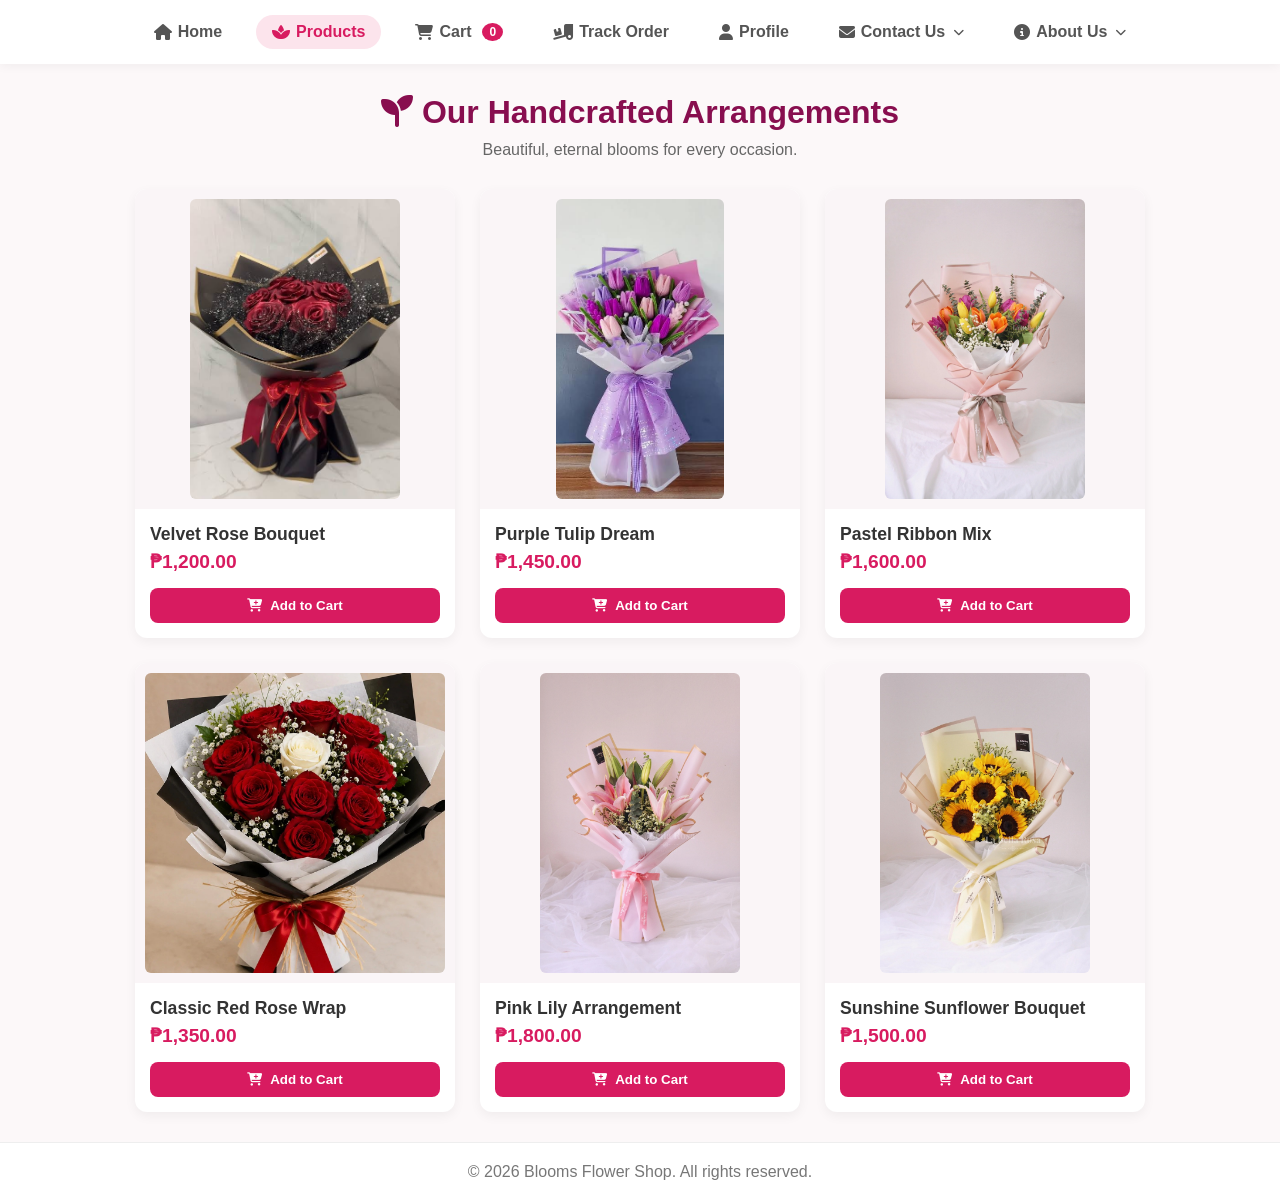
<file: products.html>
<!DOCTYPE html>
<html lang="en">
<head>
    <meta charset="UTF-8">
    <meta name="viewport" content="width=device-width, initial-scale=1.0">
    <title>Blooms Flower Shop - Products</title>
    <link rel="stylesheet" href="style.css">
    <!-- Font Awesome Icons -->
    <link rel="stylesheet" href="https://cdnjs.cloudflare.com/ajax/libs/font-awesome/6.4.0/css/all.min.css">
</head>
<body>

    <nav>
        <a href="index.html"><i class="fa-solid fa-house"></i> Home</a>
        <a href="products.html" class="active"><i class="fa-solid fa-spa"></i> Products</a>
        <a href="cart.html"><i class="fa-solid fa-cart-shopping"></i> Cart</a>
        <a href="orders.html"><i class="fa-solid fa-truck-ramp-box"></i> Track Order</a>
        <a href="login.html"><i class="fa-solid fa-user"></i> Profile</a>
        <a href="contact.html"><i class="fa-solid fa-envelope"></i> Contact Us <i class="fa-solid fa-chevron-down nav-arrow"></i></a>
        <a href="about.html"><i class="fa-solid fa-circle-info"></i> About Us <i class="fa-solid fa-chevron-down nav-arrow"></i></a>
    </nav>

    <div class="container">
        <h1><i class="fa-solid fa-seedling"></i> Our Handcrafted Arrangements</h1>
        <p class="subtitle">Beautiful, eternal blooms for every occasion.</p>
        
        <div class="products-grid">
            <div class="product-card">
                <div class="product-img-wrapper">
                    <img src="image_6fb81b.jpg" alt="Velvet Rose Bouquet">
                </div>
                <h3>Velvet Rose Bouquet</h3>
                <p class="price">₱1,200.00</p>
                <button class="btn" onclick="addToCart('Velvet Rose Bouquet', 1200, 'image_6fb81b.jpg', this)"><i class="fa-solid fa-cart-plus"></i> Add to Cart</button>
            </div>
            <div class="product-card">
                <div class="product-img-wrapper">
                    <img src="image_6fbb67.jpg" alt="Purple Tulip Dream">
                </div>
                <h3>Purple Tulip Dream</h3>
                <p class="price">₱1,450.00</p>
                <button class="btn" onclick="addToCart('Purple Tulip Dream', 1450, 'image_6fbb67.jpg', this)"><i class="fa-solid fa-cart-plus"></i> Add to Cart</button>
            </div>
            <div class="product-card">
                <div class="product-img-wrapper">
                    <img src="image_6fbbfd.jpg" alt="Pastel Ribbon Mix">
                </div>
                <h3>Pastel Ribbon Mix</h3>
                <p class="price">₱1,600.00</p>
                <button class="btn" onclick="addToCart('Pastel Ribbon Mix', 1600, 'image_6fbbfd.jpg', this)"><i class="fa-solid fa-cart-plus"></i> Add to Cart</button>
            </div>
            <div class="product-card">
                <div class="product-img-wrapper">
                    <img src="image_799a43.jpg" alt="Classic Red Rose Wrap">
                </div>
                <h3>Classic Red Rose Wrap</h3>
                <p class="price">₱1,350.00</p>
                <button class="btn" onclick="addToCart('Classic Red Rose Wrap', 1350, 'image_799a43.jpg', this)"><i class="fa-solid fa-cart-plus"></i> Add to Cart</button>
            </div>
            <div class="product-card">
                <div class="product-img-wrapper">
                    <img src="image_799d64.jpg" alt="Elegant Pink Lily Arrangement">
                </div>
                <h3>Pink Lily Arrangement</h3>
                <p class="price">₱1,800.00</p>
                <button class="btn" onclick="addToCart('Pink Lily Arrangement', 1800, 'image_799d64.jpg', this)"><i class="fa-solid fa-cart-plus"></i> Add to Cart</button>
            </div>
            <div class="product-card">
                <div class="product-img-wrapper">
                    <img src="image_7999c4.jpg" alt="Sunshine Sunflower Bouquet">
                </div>
                <h3>Sunshine Sunflower Bouquet</h3>
                <p class="price">₱1,500.00</p>
                <button class="btn" onclick="addToCart('Sunshine Sunflower Bouquet', 1500, 'image_7999c4.jpg', this)"><i class="fa-solid fa-cart-plus"></i> Add to Cart</button>
            </div>
        </div>
    </div>

    <footer>
        <p>&copy; 2026 Blooms Flower Shop. All rights reserved.</p>
    </footer>

    <script src="script.js"></script>
</body>
</html>
</file>
<file: style.css>
* {
    box-sizing: border-box;
    margin: 0;
    padding: 0;
    font-family: 'Segoe UI', Tahoma, Geneva, Verdana, sans-serif;
}

body {
    background-color: #fcf8f9;
    color: #333;
    display: flex;
    flex-direction: column;
    min-height: 100vh;
}

nav {
    background-color: #ffffff;
    box-shadow: 0 2px 10px rgba(0,0,0,0.05);
    padding: 15px 30px;
    display: flex;
    justify-content: center;
    gap: 18px;
    flex-wrap: wrap;
}

nav a {
    text-decoration: none;
    color: #555;
    font-weight: 600;
    padding: 8px 16px;
    border-radius: 20px;
    transition: all 0.3s ease;
    display: inline-flex;
    align-items: center;
    gap: 6px;
}

nav a:hover, nav a.active {
    background-color: #fce4ec;
    color: #d81b60;
}

.nav-arrow {
    font-size: 11px;
    margin-left: 2px;
    transition: transform 0.2s ease;
}

nav a:hover .nav-arrow {
    transform: translateY(2px);
}

.container {
    max-width: 1100px;
    margin: 30px auto;
    padding: 0 20px;
    flex: 1;
}

h1 {
    color: #880e4f;
    text-align: center;
    margin-bottom: 10px;
}

.subtitle {
    text-align: center;
    color: #666;
    margin-bottom: 30px;
}

.hero {
    background: linear-gradient(135deg, #f8bbd0, #f48fb1);
    color: white;
    padding: 60px 40px;
    border-radius: 15px;
    text-align: center;
    box-shadow: 0 4px 15px rgba(216, 27, 96, 0.2);
}

.hero h1 {
    color: white;
}

.products-grid {
    display: grid;
    grid-template-columns: repeat(3, 1fr);
    gap: 25px;
}

@media (max-width: 900px) {
    .products-grid {
        grid-template-columns: repeat(2, 1fr);
    }
    .reviews-section > div {
        grid-template-columns: 1fr !important;
    }
}

@media (max-width: 600px) {
    .products-grid {
        grid-template-columns: 1fr;
    }
}

.product-card {
    background: white;
    border-radius: 12px;
    overflow: hidden;
    box-shadow: 0 4px 12px rgba(0,0,0,0.05);
    transition: transform 0.2s ease;
    display: flex;
    flex-direction: column;
}

.product-card:hover {
    transform: translateY(-5px);
}

.product-img-wrapper {
    width: 100%;
    height: 320px;
    background-color: #faf5f7;
    display: flex;
    align-items: center;
    justify-content: center;
    padding: 10px;
}

.product-img-wrapper img {
    max-width: 100%;
    max-height: 100%;
    width: auto;
    height: auto;
    object-fit: contain;
    border-radius: 6px;
}

.product-card h3 {
    margin: 15px 15px 5px 15px;
    font-size: 1.1rem;
    color: #333;
}

.product-card .price {
    margin: 0 15px 15px 15px;
    color: #d81b60;
    font-weight: bold;
    font-size: 1.2rem;
}

.review-card {
    background: white;
    padding: 16px;
    border-radius: 10px;
    box-shadow: 0 2px 8px rgba(0,0,0,0.05);
    border-left: 4px solid #d81b60;
}

.btn {
    background-color: #d81b60;
    color: white;
    border: none;
    padding: 10px 18px;
    border-radius: 8px;
    cursor: pointer;
    font-weight: 600;
    transition: background 0.3s;
    margin: 0 15px 15px 15px;
    display: inline-flex;
    align-items: center;
    justify-content: center;
    gap: 8px;
    text-decoration: none;
}

.btn:hover {
    background-color: #ad1457;
}

.btn-secondary {
    background-color: #fce4ec;
    color: #d81b60;
}

.btn-secondary:hover {
    background-color: #f8bbd0;
}

.cart-layout {
    display: grid;
    grid-template-columns: 2fr 1fr;
    gap: 25px;
}

@media (max-width: 768px) {
    .cart-layout {
        grid-template-columns: 1fr;
    }
}

.cart-items {
    display: flex;
    flex-direction: column;
    gap: 15px;
}

.cart-card {
    background: white;
    padding: 15px;
    border-radius: 10px;
    display: flex;
    justify-content: space-between;
    align-items: center;
    box-shadow: 0 2px 8px rgba(0,0,0,0.05);
}

.cart-thumb {
    width: 75px;
    height: 75px;
    border-radius: 8px;
    object-fit: contain;
    background: #faf5f7;
    padding: 2px;
}

.cart-summary {
    background: white;
    padding: 20px;
    border-radius: 10px;
    box-shadow: 0 2px 8px rgba(0,0,0,0.05);
    height: fit-content;
}

.summary-line {
    display: flex;
    justify-content: space-between;
    margin-bottom: 10px;
}

.summary-line.total {
    font-weight: bold;
    font-size: 1.2rem;
    color: #880e4f;
    margin-top: 15px;
}

.form-card {
    background: white;
    padding: 30px;
    border-radius: 12px;
    box-shadow: 0 4px 12px rgba(0,0,0,0.05);
    max-width: 650px;
    margin: 0 auto;
}

.form-group {
    margin-bottom: 20px;
}

.form-group label {
    display: block;
    margin-bottom: 8px;
    font-weight: 600;
}

.form-group input, .form-group textarea {
    width: 100%;
    padding: 10px;
    border: 1px solid #ddd;
    border-radius: 6px;
    font-size: 1rem;
}

.form-group textarea {
    height: 120px;
    resize: vertical;
}

footer {
    background-color: #ffffff;
    text-align: center;
    padding: 20px;
    margin-top: auto;
    border-top: 1px solid #eee;
    color: #777;
}
</file>
